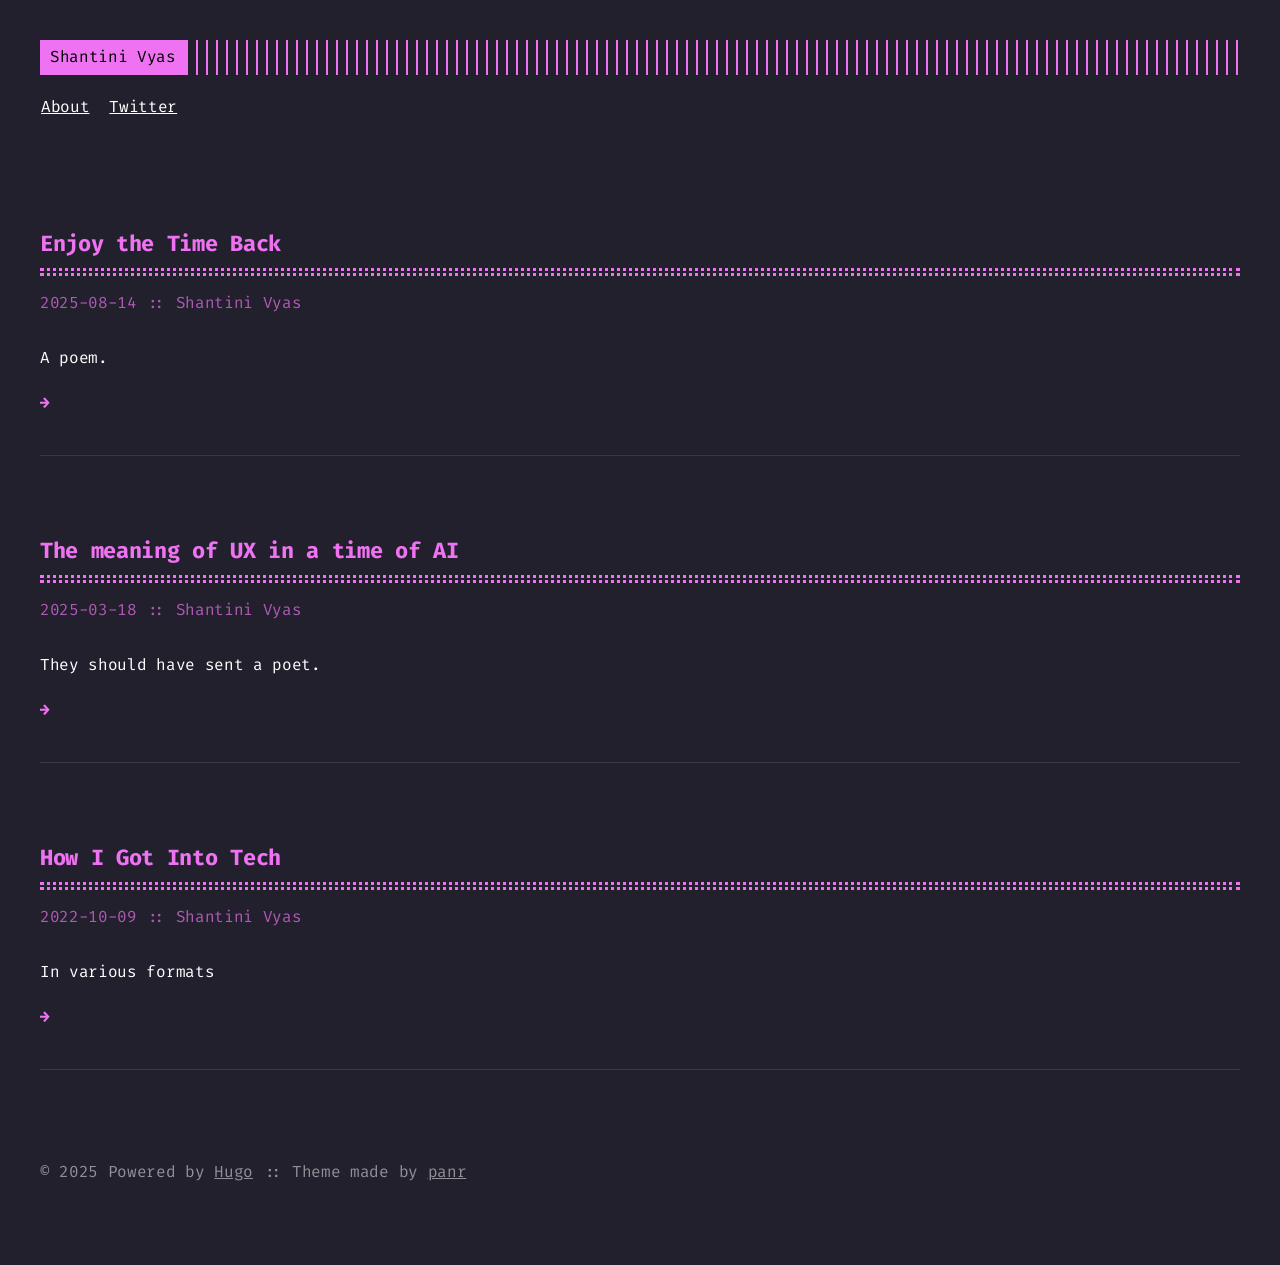
<file: index.html>
<!doctype html><html lang=en><head><meta name=generator content="Hugo 0.148.2"><title>Shantini Vyas</title><meta charset=utf-8><meta name=viewport content="width=device-width,initial-scale=1"><meta name=description content><meta name=keywords content><meta name=robots content="noodp"><link rel=canonical href=https://pershanti.github.io/><link rel=stylesheet href=https://pershanti.github.io/assets/style.css><link rel=stylesheet href=https://pershanti.github.io/assets/pink.css><link rel=apple-touch-icon href=https://pershanti.github.io/img/apple-touch-icon-192x192.png><link rel="shortcut icon" href=https://pershanti.github.io/img/favicon/pink.png><meta name=twitter:card content="summary"><meta name=twitter:site content><meta name=twitter:creator content="shantinix"><meta property="og:locale" content="en"><meta property="og:type" content="website"><meta property="og:title" content="Shantini Vyas"><meta property="og:description" content><meta property="og:url" content="https://pershanti.github.io/"><meta property="og:site_name" content="Shantini Vyas"><meta property="og:image" content="https://pershanti.github.io/img/favicon/pink.png"><meta property="og:image:width" content="2048"><meta property="og:image:height" content="1024"><link href=/index.xml rel=alternate type=application/rss+xml title="Shantini Vyas"></head><body class=pink><div class="container full headings--one-size"><header class=header><div class=header__inner><div class=header__logo><a href=/><div class=logo>Shantini Vyas</div></a></div><div class=menu-trigger>menu</div></div><nav class=menu><ul class="menu__inner menu__inner--desktop"><li><a href=/about>About</a></li><li><a href=http://www.twitter.com/shantinix>Twitter</a></li></ul><ul class="menu__inner menu__inner--mobile"><li><a href=/about>About</a></li><li><a href=http://www.twitter.com/shantinix>Twitter</a></li></ul></nav></header><div class=content><div class=posts><div class="post on-list"><h1 class=post-title><a href=https://pershanti.github.io/posts/timeback/>Enjoy the Time Back</a></h1><div class=post-meta><span class=post-date>2025-08-14
</span><span class=post-author>:: Shantini Vyas</span></div><div class=post-content>A poem.</div><div><a class="read-more button" href=/posts/timeback/>→</a></div></div><div class="post on-list"><h1 class=post-title><a href=https://pershanti.github.io/posts/user-experience/>The meaning of UX in a time of AI</a></h1><div class=post-meta><span class=post-date>2025-03-18
</span><span class=post-author>:: Shantini Vyas</span></div><div class=post-content>They should have sent a poet.</div><div><a class="read-more button" href=/posts/user-experience/>→</a></div></div><div class="post on-list"><h1 class=post-title><a href=https://pershanti.github.io/posts/how-i-got-into-tech/>How I Got Into Tech</a></h1><div class=post-meta><span class=post-date>2022-10-09
</span><span class=post-author>:: Shantini Vyas</span></div><div class=post-content>In various formats</div><div><a class="read-more button" href=/posts/how-i-got-into-tech/>→</a></div></div><div class=pagination><div class=pagination__buttons></div></div></div></div><footer class=footer><div class=footer__inner><div class=copyright><span>© 2025 Powered by <a href=http://gohugo.io>Hugo</a></span>
<span>:: Theme made by <a href=https://twitter.com/panr>panr</a></span></div></div></footer><script src=https://pershanti.github.io/assets/main.js></script><script src=https://pershanti.github.io/assets/prism.js></script></div></body></html>
</file>
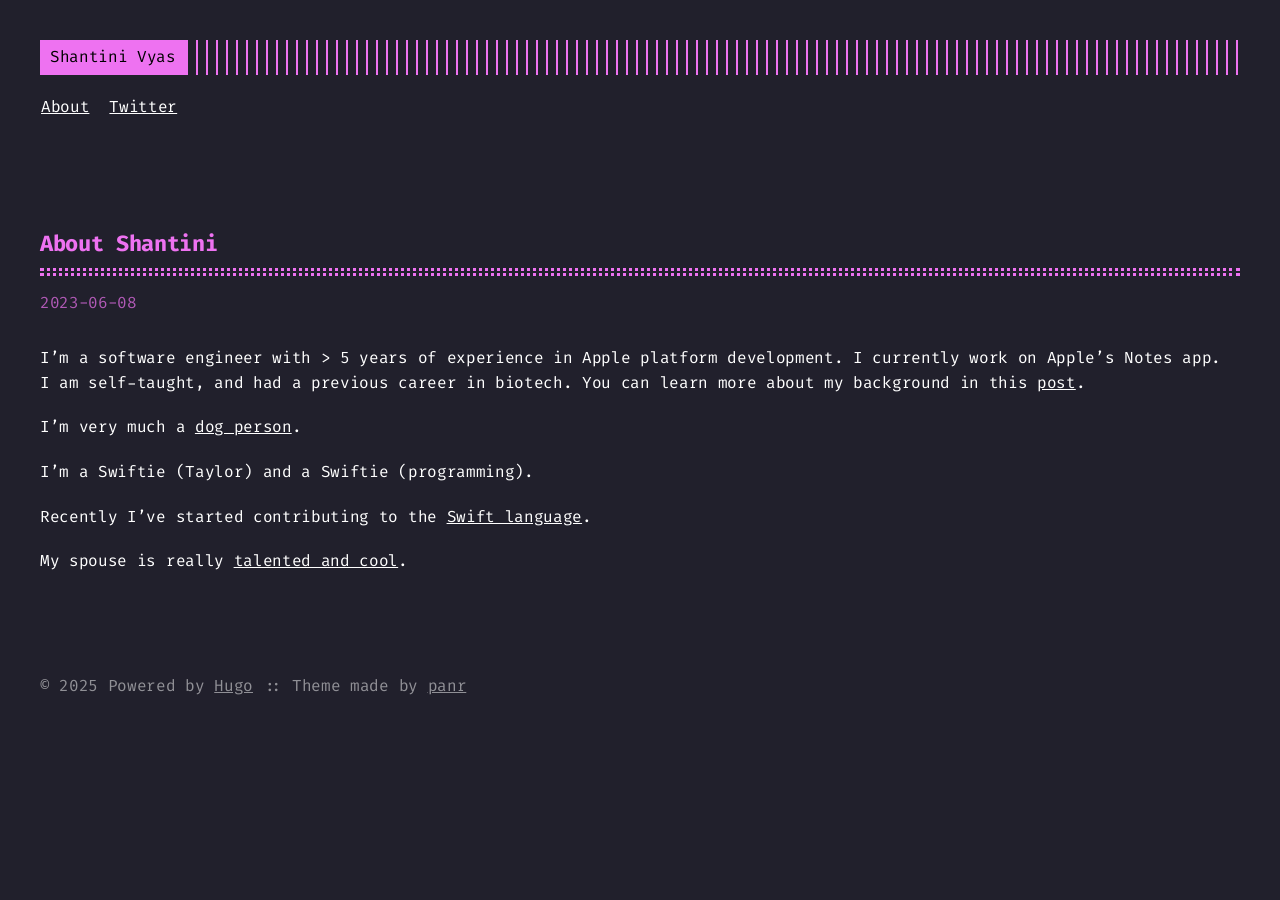
<file: about/index.html>
<!doctype html><html lang=en><head><title>About Shantini :: Shantini Vyas</title><meta charset=utf-8><meta name=viewport content="width=device-width,initial-scale=1"><meta name=description content="I&rsquo;m a software engineer with > 5 years of experience in Apple platform development. I currently work on Apple&rsquo;s Notes app. I am self-taught, and had a previous career in biotech. You can learn more about my background in this post.
I&rsquo;m very much a dog person.
I’m a Swiftie (Taylor) and a Swiftie (programming).
Recently I&rsquo;ve started contributing to the Swift language.
My spouse is really talented and cool.
"><meta name=keywords content><meta name=robots content="noodp"><link rel=canonical href=https://pershanti.github.io/about/><link rel=stylesheet href=https://pershanti.github.io/assets/style.css><link rel=stylesheet href=https://pershanti.github.io/assets/pink.css><link rel=apple-touch-icon href=https://pershanti.github.io/img/apple-touch-icon-192x192.png><link rel="shortcut icon" href=https://pershanti.github.io/img/favicon/pink.png><meta name=twitter:card content="summary"><meta name=twitter:site content><meta name=twitter:creator content><meta property="og:locale" content="en"><meta property="og:type" content="article"><meta property="og:title" content="About Shantini"><meta property="og:description" content="I&rsquo;m a software engineer with > 5 years of experience in Apple platform development. I currently work on Apple&rsquo;s Notes app. I am self-taught, and had a previous career in biotech. You can learn more about my background in this post.
I&rsquo;m very much a dog person.
I’m a Swiftie (Taylor) and a Swiftie (programming).
Recently I&rsquo;ve started contributing to the Swift language.
My spouse is really talented and cool.
"><meta property="og:url" content="https://pershanti.github.io/about/"><meta property="og:site_name" content="Shantini Vyas"><meta property="og:image" content="https://pershanti.github.io/img/favicon/pink.png"><meta property="og:image:width" content="2048"><meta property="og:image:height" content="1024"><meta property="article:published_time" content="2023-06-08 00:00:00 +0000 UTC"></head><body class=pink><div class="container full headings--one-size"><header class=header><div class=header__inner><div class=header__logo><a href=/><div class=logo>Shantini Vyas</div></a></div><div class=menu-trigger>menu</div></div><nav class=menu><ul class="menu__inner menu__inner--desktop"><li><a href=/about>About</a></li><li><a href=http://www.twitter.com/shantinix>Twitter</a></li></ul><ul class="menu__inner menu__inner--mobile"><li><a href=/about>About</a></li><li><a href=http://www.twitter.com/shantinix>Twitter</a></li></ul></nav></header><div class=content><div class=post><h1 class=post-title><a href=https://pershanti.github.io/about/>About Shantini</a></h1><div class=post-meta><span class=post-date>2023-06-08</span></div><div class=post-content><div><p>I&rsquo;m a software engineer with > 5 years of experience in Apple platform development.
I currently work on Apple&rsquo;s Notes app.
I am self-taught, and had a previous career in biotech.
You can learn more about my background in this <a href=/posts/how-i-got-into-tech/>post</a>.</p><p>I&rsquo;m very much a <a href=http://instagram.com/pokeyTails>dog person</a>.</p><p>I’m a Swiftie (Taylor) and a Swiftie (programming).</p><p>Recently I&rsquo;ve started contributing to the <a href=https://forums.swift.org/t/pitch-add-equatable-and-hashable-conformance-to-string-views/60449>Swift language</a>.</p><p>My spouse is really <a href=http://smvyas.github.io>talented and cool</a>.</p></div></div></div></div><footer class=footer><div class=footer__inner><div class=copyright><span>© 2025 Powered by <a href=http://gohugo.io>Hugo</a></span>
<span>:: Theme made by <a href=https://twitter.com/panr>panr</a></span></div></div></footer><script src=https://pershanti.github.io/assets/main.js></script><script src=https://pershanti.github.io/assets/prism.js></script></div></body></html>
</file>
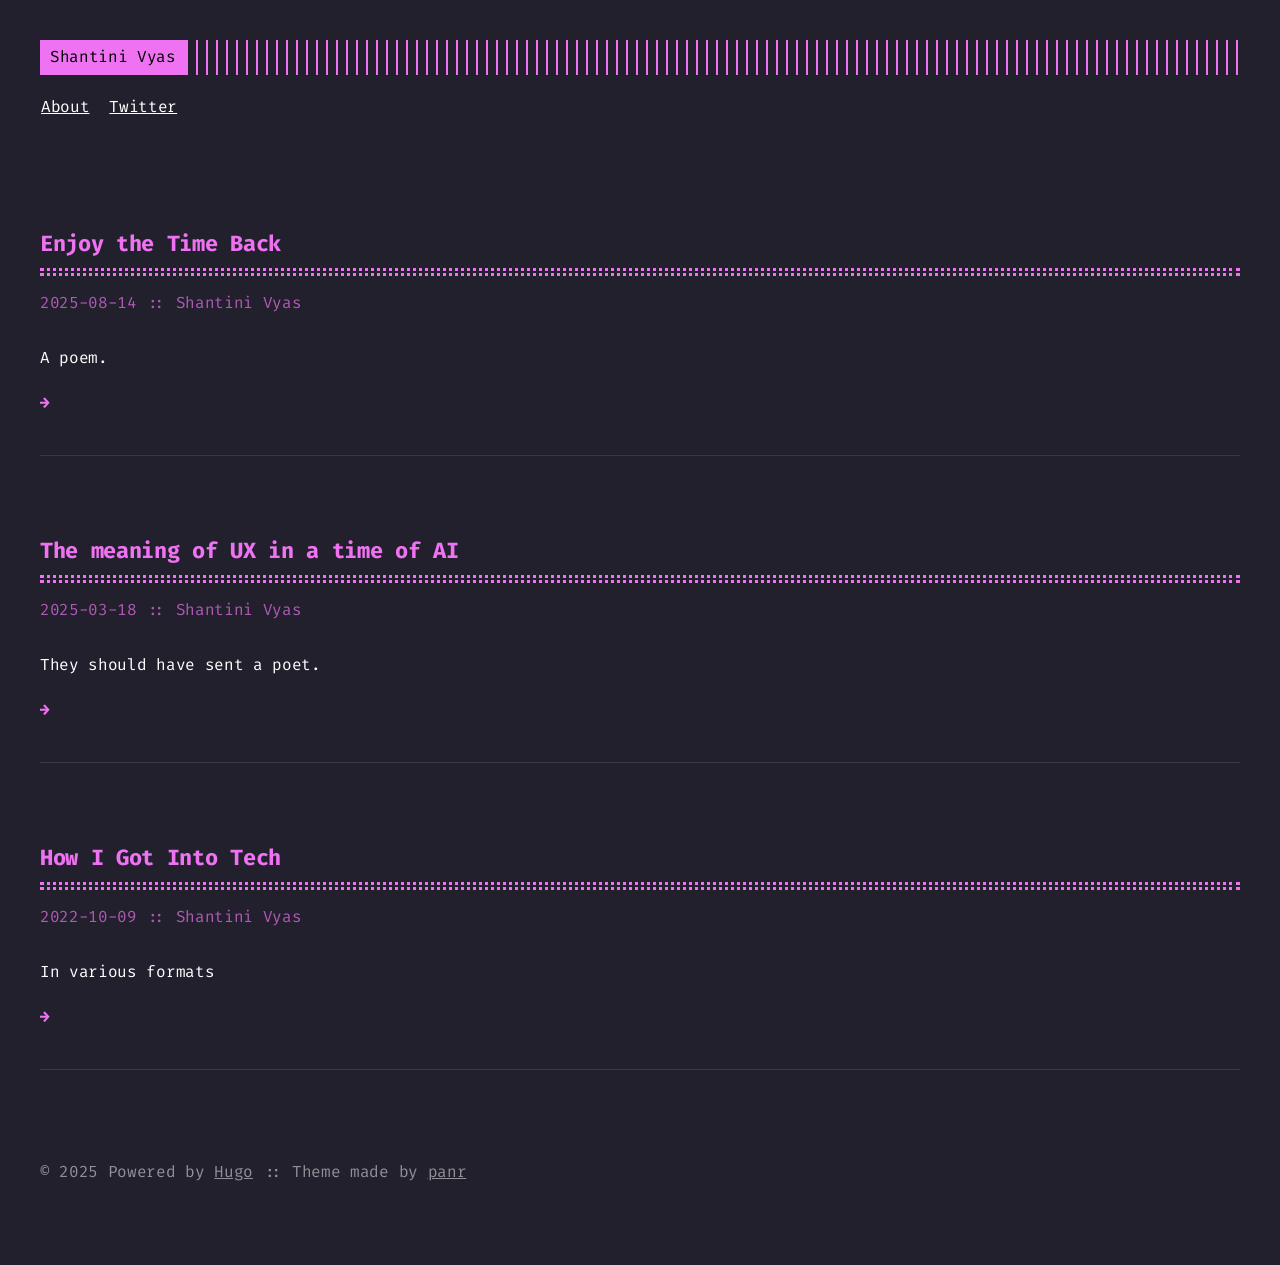
<file: posts/index.html>
<!doctype html><html lang=en><head><title>Posts :: Shantini Vyas</title><meta charset=utf-8><meta name=viewport content="width=device-width,initial-scale=1"><meta name=description content><meta name=keywords content><meta name=robots content="noodp"><link rel=canonical href=https://pershanti.github.io/posts/><link rel=stylesheet href=https://pershanti.github.io/assets/style.css><link rel=stylesheet href=https://pershanti.github.io/assets/pink.css><link rel=apple-touch-icon href=https://pershanti.github.io/img/apple-touch-icon-192x192.png><link rel="shortcut icon" href=https://pershanti.github.io/img/favicon/pink.png><meta name=twitter:card content="summary"><meta name=twitter:site content><meta name=twitter:creator content><meta property="og:locale" content="en"><meta property="og:type" content="website"><meta property="og:title" content="Posts"><meta property="og:description" content><meta property="og:url" content="https://pershanti.github.io/posts/"><meta property="og:site_name" content="Shantini Vyas"><meta property="og:image" content="https://pershanti.github.io/img/favicon/pink.png"><meta property="og:image:width" content="2048"><meta property="og:image:height" content="1024"><link href=/posts/index.xml rel=alternate type=application/rss+xml title="Shantini Vyas"></head><body class=pink><div class="container full headings--one-size"><header class=header><div class=header__inner><div class=header__logo><a href=/><div class=logo>Shantini Vyas</div></a></div><div class=menu-trigger>menu</div></div><nav class=menu><ul class="menu__inner menu__inner--desktop"><li><a href=/about>About</a></li><li><a href=http://www.twitter.com/shantinix>Twitter</a></li></ul><ul class="menu__inner menu__inner--mobile"><li><a href=/about>About</a></li><li><a href=http://www.twitter.com/shantinix>Twitter</a></li></ul></nav></header><div class=content><div class=posts><div class="post on-list"><h1 class=post-title><a href=https://pershanti.github.io/posts/timeback/>Enjoy the Time Back</a></h1><div class=post-meta><span class=post-date>2025-08-14
</span><span class=post-author>:: Shantini Vyas</span></div><div class=post-content>A poem.</div><div><a class="read-more button" href=/posts/timeback/>→</a></div></div><div class="post on-list"><h1 class=post-title><a href=https://pershanti.github.io/posts/user-experience/>The meaning of UX in a time of AI</a></h1><div class=post-meta><span class=post-date>2025-03-18
</span><span class=post-author>:: Shantini Vyas</span></div><div class=post-content>They should have sent a poet.</div><div><a class="read-more button" href=/posts/user-experience/>→</a></div></div><div class="post on-list"><h1 class=post-title><a href=https://pershanti.github.io/posts/how-i-got-into-tech/>How I Got Into Tech</a></h1><div class=post-meta><span class=post-date>2022-10-09
</span><span class=post-author>:: Shantini Vyas</span></div><div class=post-content>In various formats</div><div><a class="read-more button" href=/posts/how-i-got-into-tech/>→</a></div></div><div class=pagination><div class=pagination__buttons></div></div></div></div><footer class=footer><div class=footer__inner><div class=copyright><span>© 2025 Powered by <a href=http://gohugo.io>Hugo</a></span>
<span>:: Theme made by <a href=https://twitter.com/panr>panr</a></span></div></div></footer><script src=https://pershanti.github.io/assets/main.js></script><script src=https://pershanti.github.io/assets/prism.js></script></div></body></html>
</file>
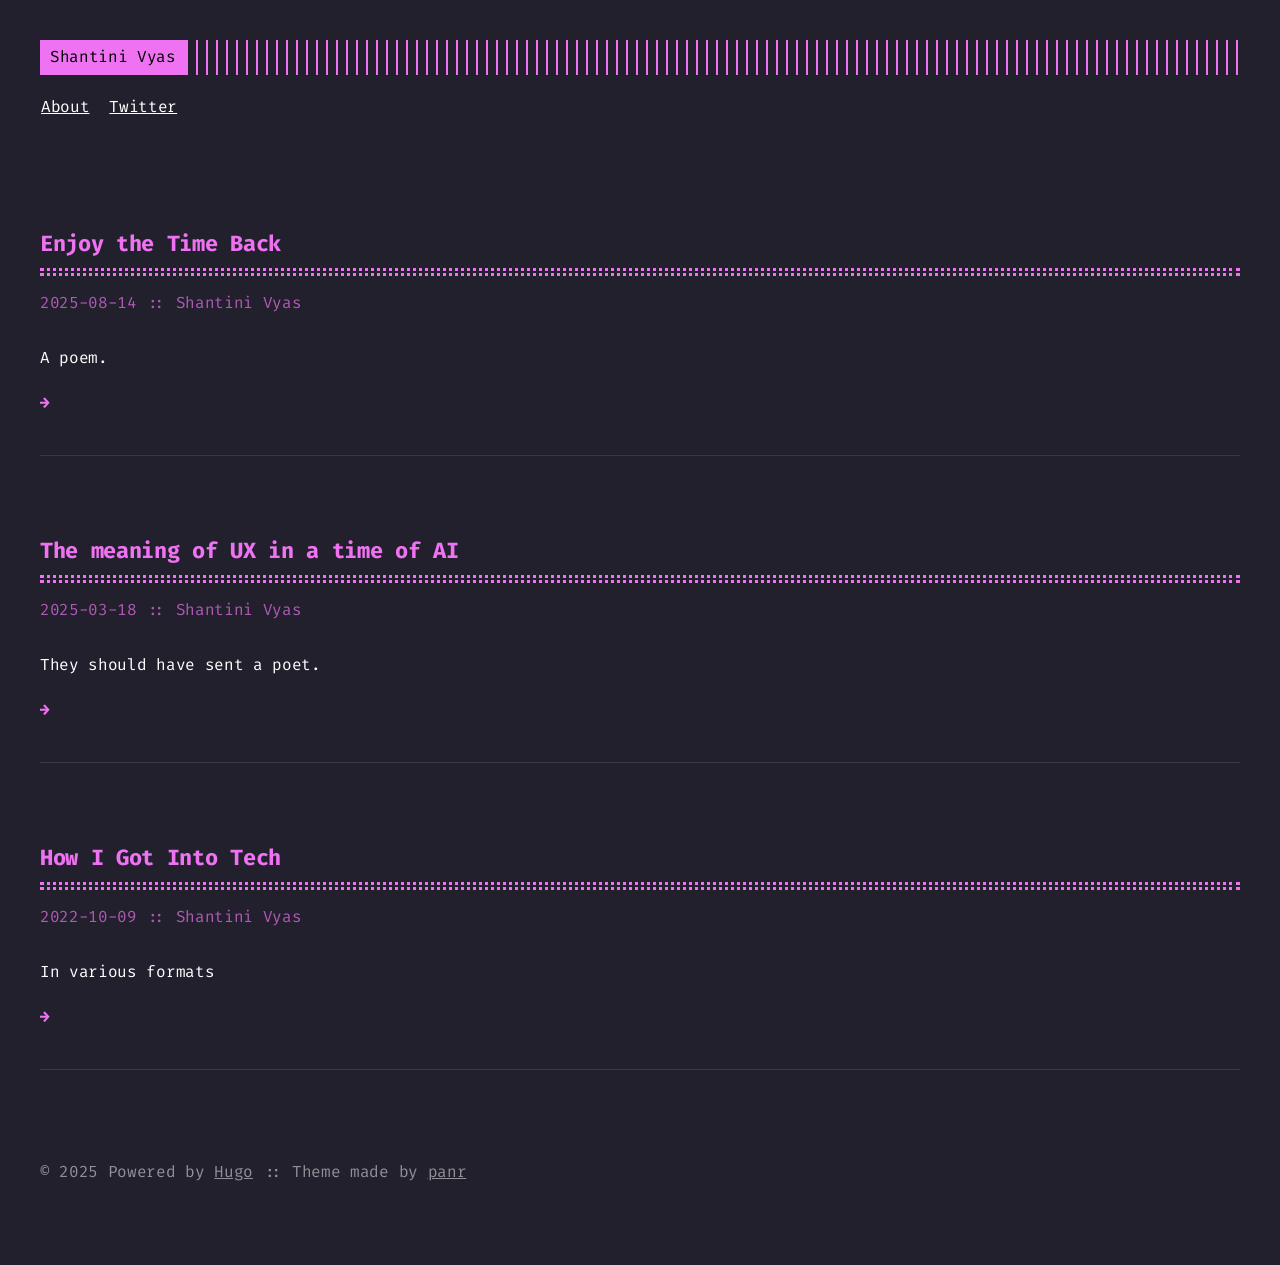
<file: page/1/index.html>
<!doctype html><html lang=en><head><title>https://pershanti.github.io/</title><link rel=canonical href=https://pershanti.github.io/><meta name=robots content="noindex"><meta charset=utf-8><meta http-equiv=refresh content="0; url=https://pershanti.github.io/"></head></html>
</file>
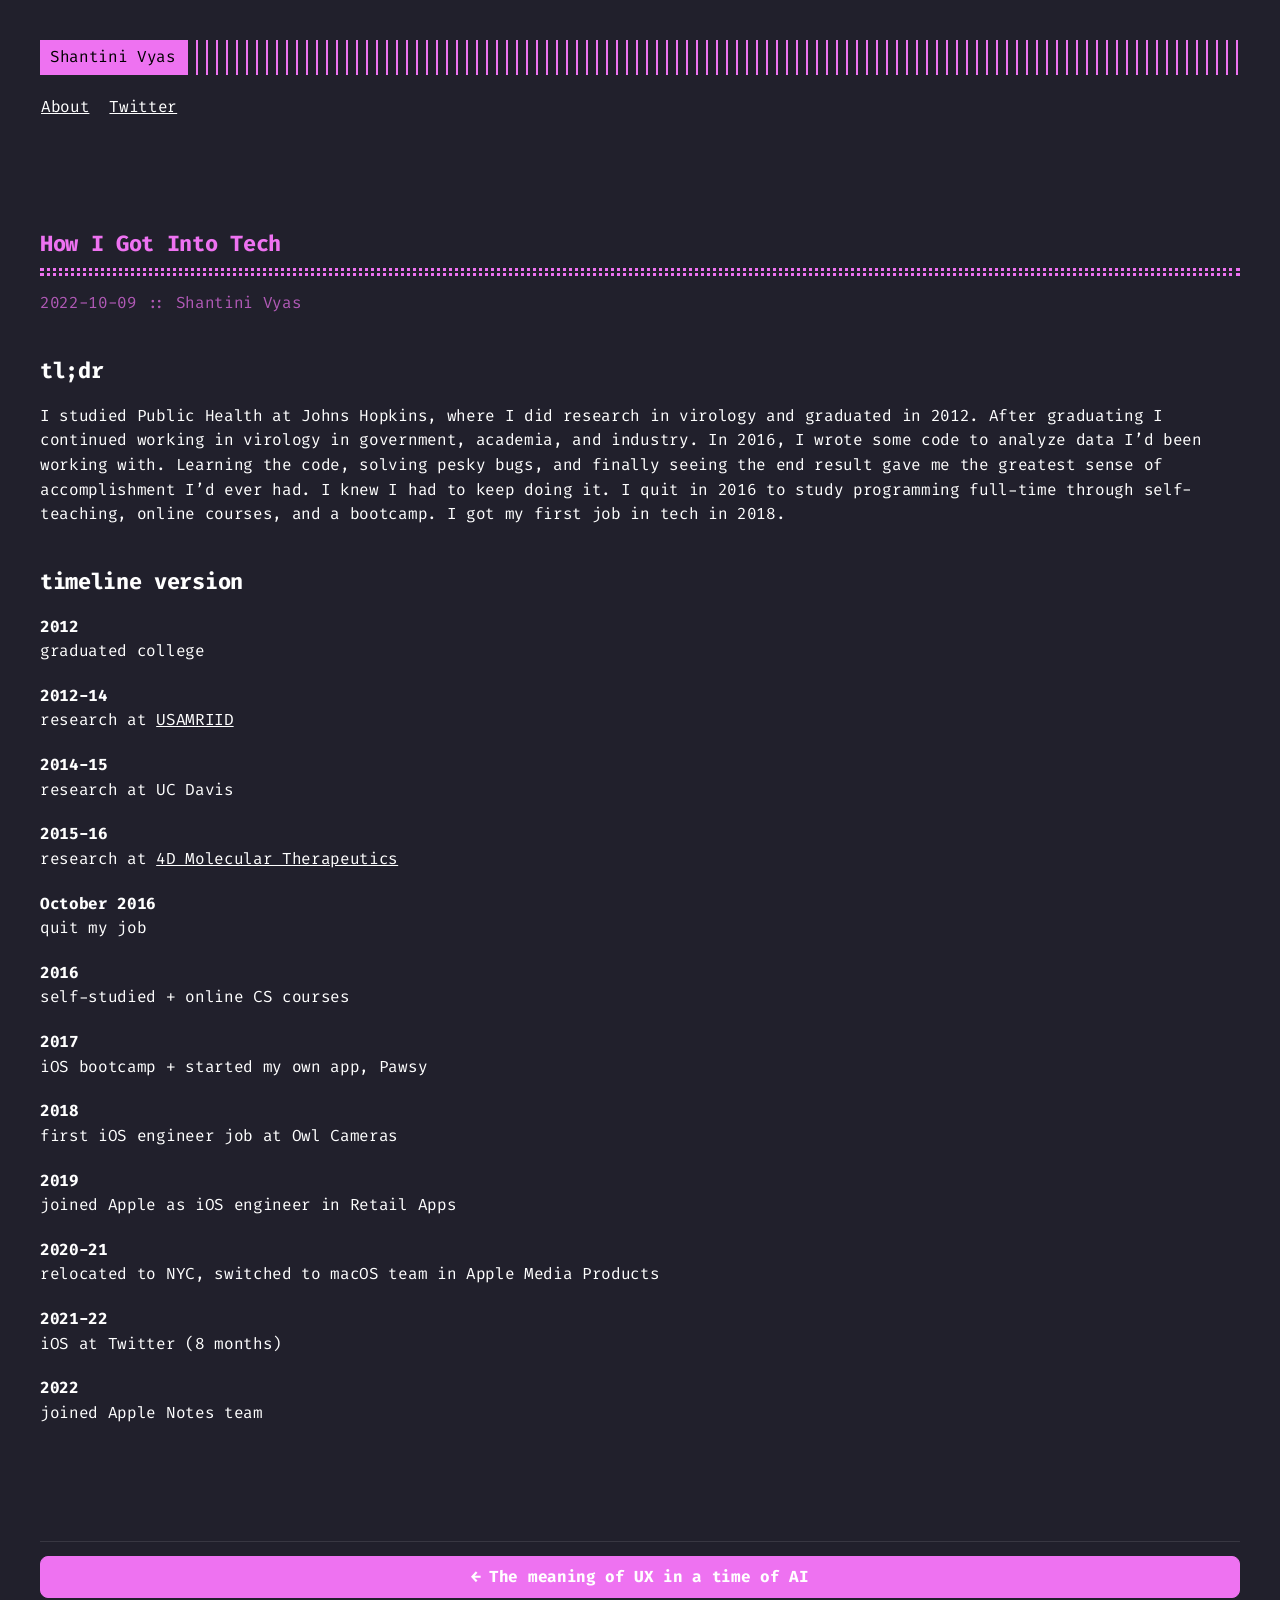
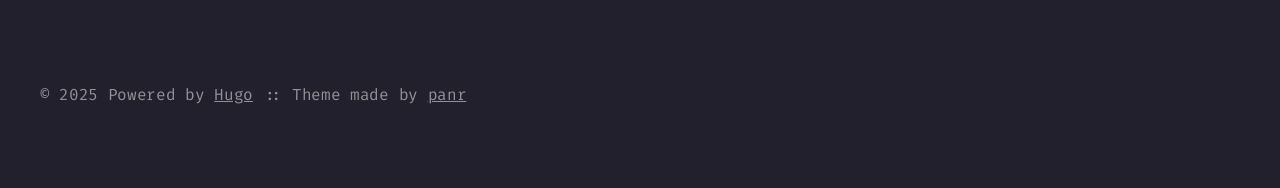
<file: posts/how-i-got-into-tech/index.html>
<!doctype html><html lang=en><head><title>How I Got Into Tech :: Shantini Vyas</title><meta charset=utf-8><meta name=viewport content="width=device-width,initial-scale=1"><meta name=description content="In various formats"><meta name=keywords content><meta name=robots content="noodp"><link rel=canonical href=https://pershanti.github.io/posts/how-i-got-into-tech/><link rel=stylesheet href=https://pershanti.github.io/assets/style.css><link rel=stylesheet href=https://pershanti.github.io/assets/pink.css><link rel=apple-touch-icon href=https://pershanti.github.io/img/apple-touch-icon-192x192.png><link rel="shortcut icon" href=https://pershanti.github.io/img/favicon/pink.png><meta name=twitter:card content="summary"><meta name=twitter:site content><meta name=twitter:creator content="Shantini Vyas"><meta property="og:locale" content="en"><meta property="og:type" content="article"><meta property="og:title" content="How I Got Into Tech"><meta property="og:description" content="In various formats"><meta property="og:url" content="https://pershanti.github.io/posts/how-i-got-into-tech/"><meta property="og:site_name" content="Shantini Vyas"><meta property="og:image" content="https://pershanti.github.io/"><meta property="og:image:width" content="2048"><meta property="og:image:height" content="1024"><meta property="article:published_time" content="2022-10-09 22:29:57 -0400 -0400"></head><body class=pink><div class="container full headings--one-size"><header class=header><div class=header__inner><div class=header__logo><a href=/><div class=logo>Shantini Vyas</div></a></div><div class=menu-trigger>menu</div></div><nav class=menu><ul class="menu__inner menu__inner--desktop"><li><a href=/about>About</a></li><li><a href=http://www.twitter.com/shantinix>Twitter</a></li></ul><ul class="menu__inner menu__inner--mobile"><li><a href=/about>About</a></li><li><a href=http://www.twitter.com/shantinix>Twitter</a></li></ul></nav></header><div class=content><div class=post><h1 class=post-title><a href=https://pershanti.github.io/posts/how-i-got-into-tech/>How I Got Into Tech</a></h1><div class=post-meta><span class=post-date>2022-10-09
</span><span class=post-author>:: Shantini Vyas</span></div><div class=post-content><div><h2 id=tldr>tl;dr<a href=#tldr class=hanchor arialabel=Anchor>&#8983;</a></h2><p>I studied Public Health at Johns Hopkins, where I did research in virology and graduated in 2012. After graduating I continued working in virology in government, academia, and industry. In 2016, I wrote some code to analyze data I&rsquo;d been working with. Learning the code, solving pesky bugs, and finally seeing the end result gave me the greatest sense of accomplishment I&rsquo;d ever had. I knew I had to keep doing it. I quit in 2016 to study programming full-time through self-teaching, online courses, and a bootcamp. I got my first job in tech in 2018.</p><h2 id=timeline-version>timeline version<a href=#timeline-version class=hanchor arialabel=Anchor>&#8983;</a></h2><p><strong>2012</strong><br>graduated college</p><p><strong>2012-14</strong><br>research at <a href=https://en.wikipedia.org/wiki/United_States_Army_Medical_Research_Institute_of_Infectious_Diseases>USAMRIID</a></p><p><strong>2014-15</strong><br>research at UC Davis</p><p><strong>2015-16</strong><br>research at <a href=https://4dmoleculartherapeutics.com>4D Molecular Therapeutics</a></p><p><strong>October 2016</strong><br>quit my job</p><p><strong>2016</strong><br>self-studied + online CS courses</p><p><strong>2017</strong><br>iOS bootcamp + started my own app, Pawsy</p><p><strong>2018</strong><br>first iOS engineer job at Owl Cameras</p><p><strong>2019</strong><br>joined Apple as iOS engineer in Retail Apps</p><p><strong>2020-21</strong><br>relocated to NYC, switched to macOS team in Apple Media Products</p><p><strong>2021-22</strong><br>iOS at Twitter (8 months)</p><p><strong>2022</strong><br>joined Apple Notes team</p></div></div><div class=pagination><div class=pagination__title><span class=pagination__title-h></span><hr></div><div class=pagination__buttons><span class="button previous"><a href=https://pershanti.github.io/posts/user-experience/><span class=button__icon>←</span>
<span class=button__text>The meaning of UX in a time of AI</span></a></span></div></div></div></div><footer class=footer><div class=footer__inner><div class=copyright><span>© 2025 Powered by <a href=http://gohugo.io>Hugo</a></span>
<span>:: Theme made by <a href=https://twitter.com/panr>panr</a></span></div></div></footer><script src=https://pershanti.github.io/assets/main.js></script><script src=https://pershanti.github.io/assets/prism.js></script></div></body></html>
</file>
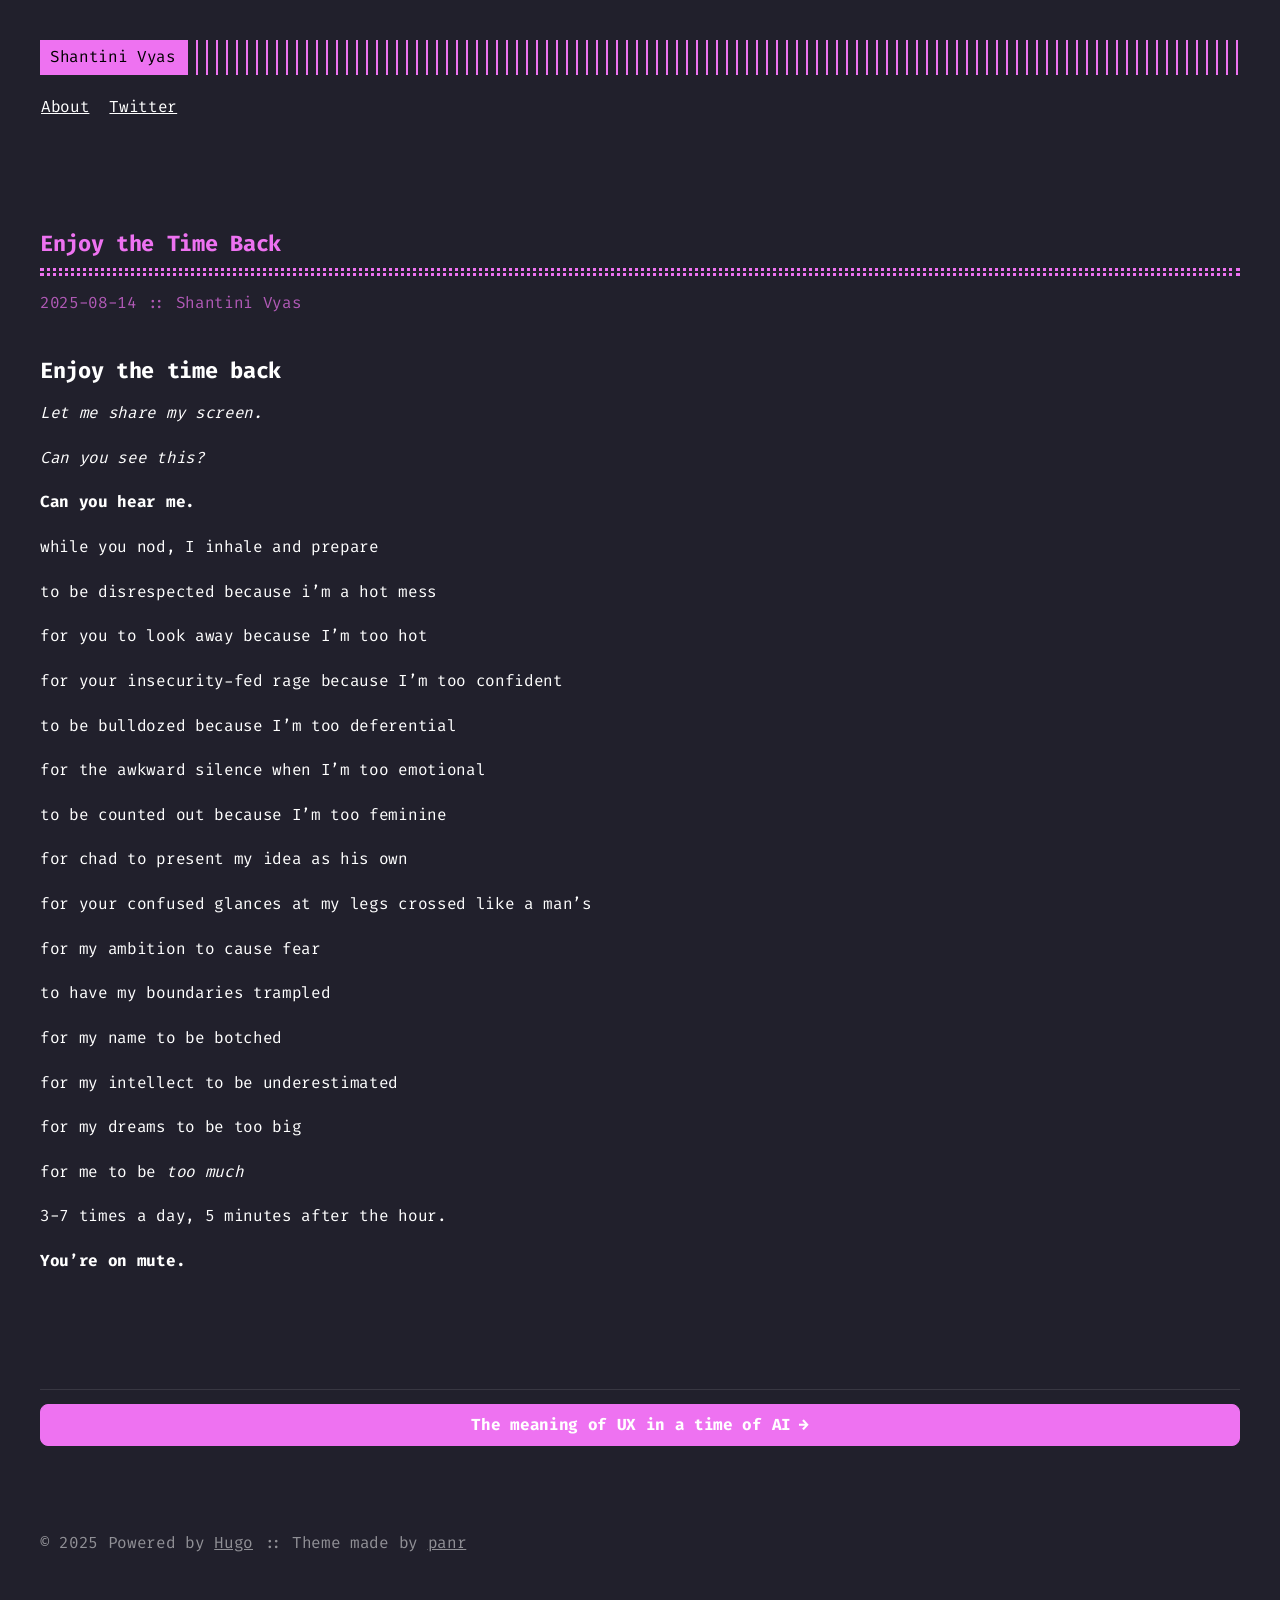
<file: posts/timeback/index.html>
<!doctype html><html lang=en><head><title>Enjoy the Time Back :: Shantini Vyas</title><meta charset=utf-8><meta name=viewport content="width=device-width,initial-scale=1"><meta name=description content="A poem."><meta name=keywords content><meta name=robots content="noodp"><link rel=canonical href=https://pershanti.github.io/posts/timeback/><link rel=stylesheet href=https://pershanti.github.io/assets/style.css><link rel=stylesheet href=https://pershanti.github.io/assets/pink.css><link rel=apple-touch-icon href=https://pershanti.github.io/img/apple-touch-icon-192x192.png><link rel="shortcut icon" href=https://pershanti.github.io/img/favicon/pink.png><meta name=twitter:card content="summary"><meta name=twitter:site content><meta name=twitter:creator content="Shantini Vyas"><meta property="og:locale" content="en"><meta property="og:type" content="article"><meta property="og:title" content="Enjoy the Time Back"><meta property="og:description" content="A poem."><meta property="og:url" content="https://pershanti.github.io/posts/timeback/"><meta property="og:site_name" content="Shantini Vyas"><meta property="og:image" content="https://pershanti.github.io/"><meta property="og:image:width" content="2048"><meta property="og:image:height" content="1024"><meta property="article:published_time" content="2025-08-14 22:44:57 -0400 -0400"></head><body class=pink><div class="container full headings--one-size"><header class=header><div class=header__inner><div class=header__logo><a href=/><div class=logo>Shantini Vyas</div></a></div><div class=menu-trigger>menu</div></div><nav class=menu><ul class="menu__inner menu__inner--desktop"><li><a href=/about>About</a></li><li><a href=http://www.twitter.com/shantinix>Twitter</a></li></ul><ul class="menu__inner menu__inner--mobile"><li><a href=/about>About</a></li><li><a href=http://www.twitter.com/shantinix>Twitter</a></li></ul></nav></header><div class=content><div class=post><h1 class=post-title><a href=https://pershanti.github.io/posts/timeback/>Enjoy the Time Back</a></h1><div class=post-meta><span class=post-date>2025-08-14
</span><span class=post-author>:: Shantini Vyas</span></div><div class=post-content><div><h1 id=enjoy-the-time-back>Enjoy the time back<a href=#enjoy-the-time-back class=hanchor arialabel=Anchor>&#8983;</a></h1><p><em>Let me share my screen.</em></p><p><em>Can you see this?</em></p><p><strong>Can you hear me.</strong></p><p>while you nod, I inhale and prepare</p><p>to be disrespected because i’m a hot mess</p><p>for you to look away because I’m too hot</p><p>for your insecurity-fed rage because I’m too confident</p><p>to be bulldozed because I’m too deferential</p><p>for the awkward silence when I’m too emotional</p><p>to be counted out because I’m too feminine</p><p>for chad to present my idea as his own</p><p>for your confused glances at my legs crossed like a man&rsquo;s</p><p>for my ambition to cause fear</p><p>to have my boundaries trampled</p><p>for my name to be botched</p><p>for my intellect to be underestimated</p><p>for my dreams to be too big</p><p>for me to be <em>too much</em></p><p>3-7 times a day, 5 minutes after the hour.</p><p><strong>You’re on mute.</strong></p></div></div><div class=pagination><div class=pagination__title><span class=pagination__title-h></span><hr></div><div class=pagination__buttons><span class="button next"><a href=https://pershanti.github.io/posts/user-experience/><span class=button__text>The meaning of UX in a time of AI</span>
<span class=button__icon>→</span></a></span></div></div></div></div><footer class=footer><div class=footer__inner><div class=copyright><span>© 2025 Powered by <a href=http://gohugo.io>Hugo</a></span>
<span>:: Theme made by <a href=https://twitter.com/panr>panr</a></span></div></div></footer><script src=https://pershanti.github.io/assets/main.js></script><script src=https://pershanti.github.io/assets/prism.js></script></div></body></html>
</file>
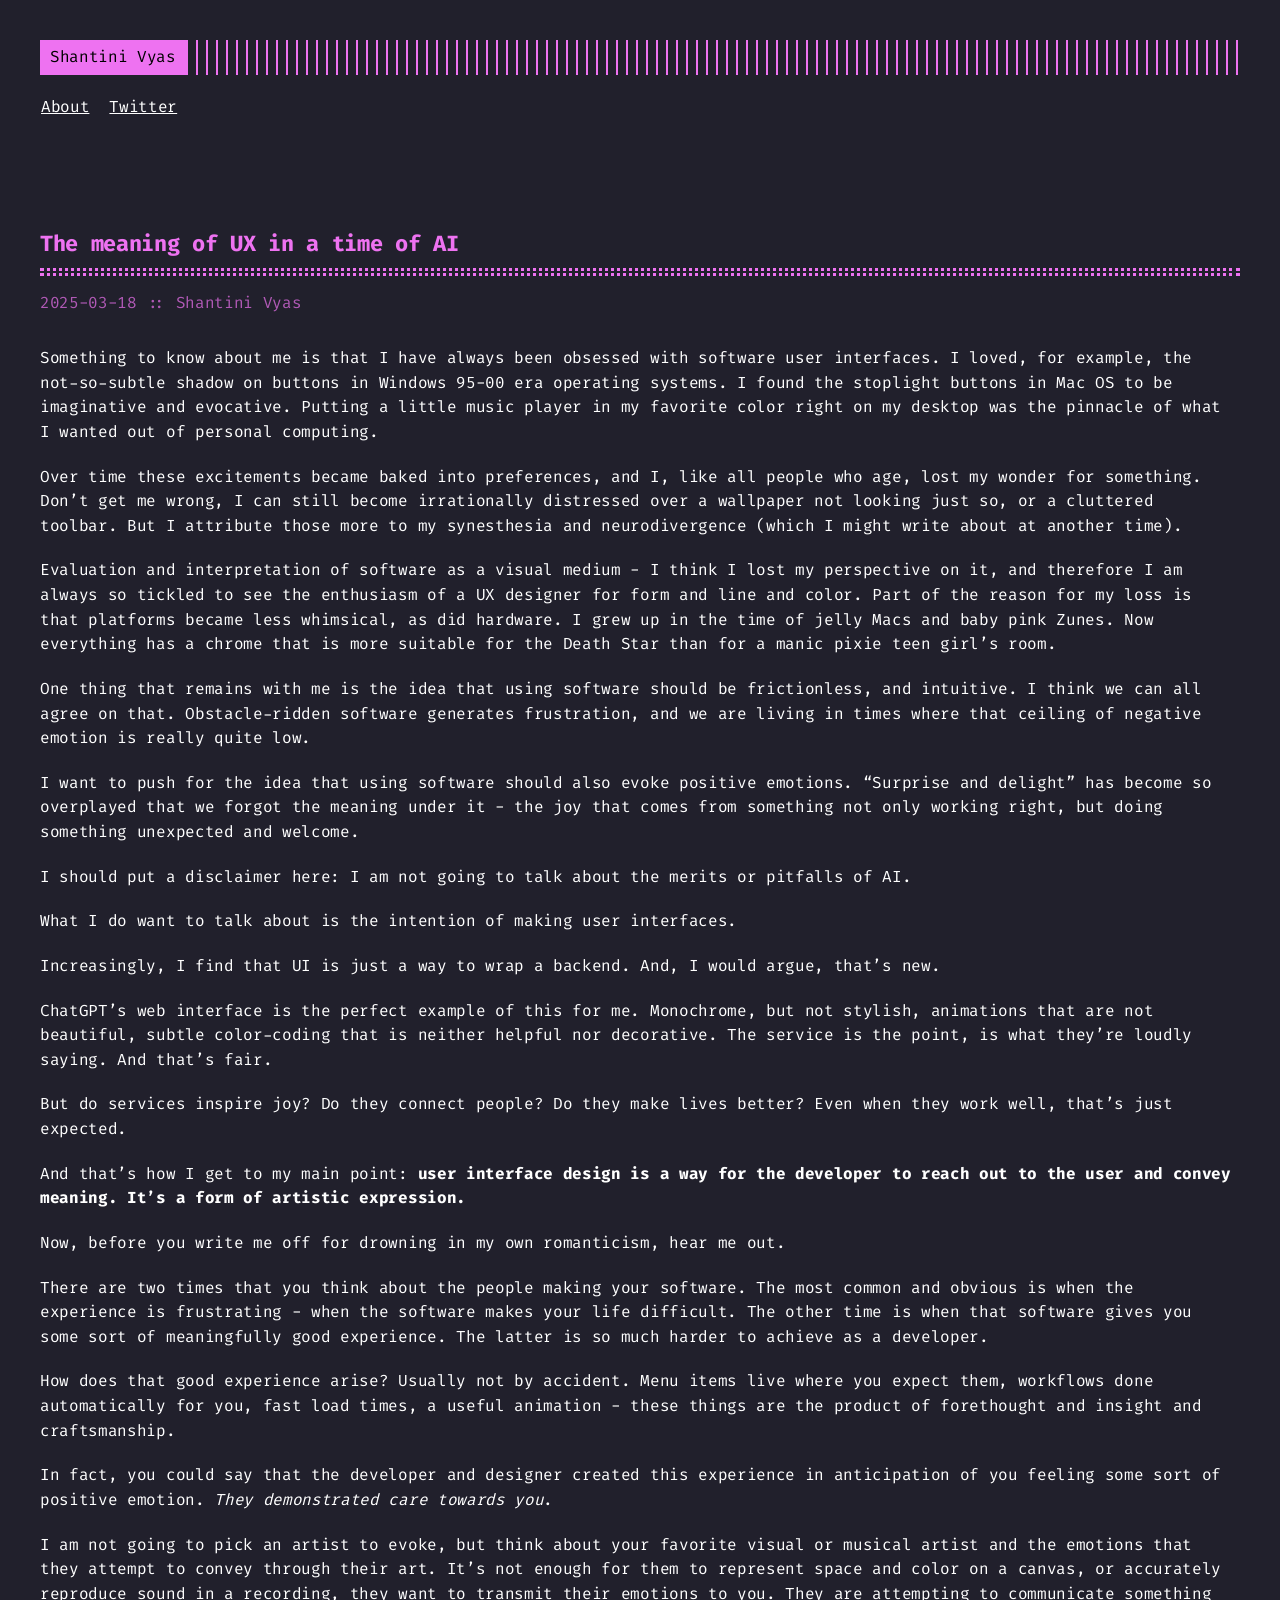
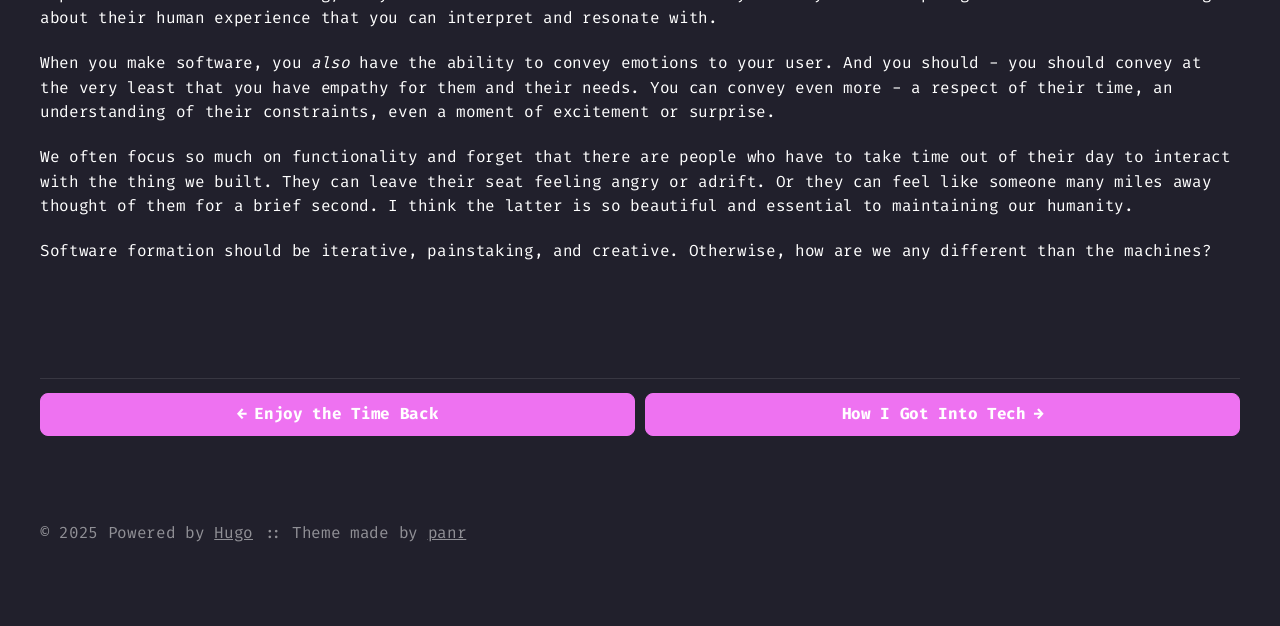
<file: posts/user-experience/index.html>
<!doctype html><html lang=en><head><title>The meaning of UX in a time of AI :: Shantini Vyas</title><meta charset=utf-8><meta name=viewport content="width=device-width,initial-scale=1"><meta name=description content="They should have sent a poet."><meta name=keywords content><meta name=robots content="noodp"><link rel=canonical href=https://pershanti.github.io/posts/user-experience/><link rel=stylesheet href=https://pershanti.github.io/assets/style.css><link rel=stylesheet href=https://pershanti.github.io/assets/pink.css><link rel=apple-touch-icon href=https://pershanti.github.io/img/apple-touch-icon-192x192.png><link rel="shortcut icon" href=https://pershanti.github.io/img/favicon/pink.png><meta name=twitter:card content="summary"><meta name=twitter:site content><meta name=twitter:creator content="Shantini Vyas"><meta property="og:locale" content="en"><meta property="og:type" content="article"><meta property="og:title" content="The meaning of UX in a time of AI"><meta property="og:description" content="They should have sent a poet."><meta property="og:url" content="https://pershanti.github.io/posts/user-experience/"><meta property="og:site_name" content="Shantini Vyas"><meta property="og:image" content="https://pershanti.github.io/"><meta property="og:image:width" content="2048"><meta property="og:image:height" content="1024"><meta property="article:published_time" content="2025-03-18 22:18:57 -0400 -0400"></head><body class=pink><div class="container full headings--one-size"><header class=header><div class=header__inner><div class=header__logo><a href=/><div class=logo>Shantini Vyas</div></a></div><div class=menu-trigger>menu</div></div><nav class=menu><ul class="menu__inner menu__inner--desktop"><li><a href=/about>About</a></li><li><a href=http://www.twitter.com/shantinix>Twitter</a></li></ul><ul class="menu__inner menu__inner--mobile"><li><a href=/about>About</a></li><li><a href=http://www.twitter.com/shantinix>Twitter</a></li></ul></nav></header><div class=content><div class=post><h1 class=post-title><a href=https://pershanti.github.io/posts/user-experience/>The meaning of UX in a time of AI</a></h1><div class=post-meta><span class=post-date>2025-03-18
</span><span class=post-author>:: Shantini Vyas</span></div><div class=post-content><div><p>Something to know about me is that I have always been obsessed with software user interfaces. I loved, for example, the not-so-subtle shadow on buttons in Windows 95-00 era operating systems. I found the stoplight buttons in Mac OS to be imaginative and evocative. Putting a little music player in my favorite color right on my desktop was the pinnacle of what I wanted out of personal computing.</p><p>Over time these excitements became baked into preferences, and I, like all people who age, lost my wonder for something. Don’t get me wrong, I can still become irrationally distressed over a wallpaper not looking just so, or a cluttered toolbar. But I attribute those more to my synesthesia and neurodivergence (which I might write about at another time).</p><p>Evaluation and interpretation of software as a visual medium - I think I lost my perspective on it, and therefore I am always so tickled to see the enthusiasm of a UX designer for form and line and color. Part of the reason for my loss is that platforms became less whimsical, as did hardware. I grew up in the time of jelly Macs and baby pink Zunes. Now everything has a chrome that is more suitable for the Death Star than for a manic pixie teen girl’s room.</p><p>One thing that remains with me is the idea that using software should be frictionless, and intuitive. I think we can all agree on that. Obstacle-ridden software generates frustration, and we are living in times where that ceiling of negative emotion is really quite low.</p><p>I want to push for the idea that using software should also evoke positive emotions. “Surprise and delight” has become so overplayed that we forgot the meaning under it - the joy that comes from something not only working right, but doing something unexpected and welcome.</p><p>I should put a disclaimer here: I am not going to talk about the merits or pitfalls of AI.</p><p>What I do want to talk about is the intention of making user interfaces.</p><p>Increasingly, I find that UI is just a way to wrap a backend. And, I would argue, that’s new.</p><p>ChatGPT’s web interface is the perfect example of this for me. Monochrome, but not stylish, animations that are not beautiful, subtle color-coding that is neither helpful nor decorative. The service is the point, is what they’re loudly saying. And that’s fair.</p><p>But do services inspire joy? Do they connect people? Do they make lives better? Even when they work well, that’s just expected.</p><p>And that’s how I get to my main point: <strong>user interface design is a way for the developer to reach out to the user and convey meaning. It’s a form of artistic expression.</strong></p><p>Now, before you write me off for drowning in my own romanticism, hear me out.</p><p>There are two times that you think about the people making your software. The most common and obvious is when the experience is frustrating - when the software makes your life difficult. The other time is when that software gives you some sort of meaningfully good experience. The latter is so much harder to achieve as a developer.</p><p>How does that good experience arise? Usually not by accident. Menu items live where you expect them, workflows done automatically for you, fast load times, a useful animation - these things are the product of forethought and insight and craftsmanship.</p><p>In fact, you could say that the developer and designer created this experience in anticipation of you feeling some sort of positive emotion. <em>They demonstrated care towards you</em>.</p><p>I am not going to pick an artist to evoke, but think about your favorite visual or musical artist and the emotions that they attempt to convey through their art. It’s not enough for them to represent space and color on a canvas, or accurately reproduce sound in a recording, they want to transmit their emotions to you. They are attempting to communicate something about their human experience that you can interpret and resonate with.</p><p>When you make software, you <em>also</em> have the ability to convey emotions to your user. And you should - you should convey at the very least that you have empathy for them and their needs. You can convey even more - a respect of their time, an understanding of their constraints, even a moment of excitement or surprise.</p><p>We often focus so much on functionality and forget that there are people who have to take time out of their day to interact with the thing we built. They can leave their seat feeling angry or adrift. Or they can feel like someone many miles away thought of them for a brief second. I think the latter is so beautiful and essential to maintaining our humanity.</p><p>Software formation should be iterative, painstaking, and creative. Otherwise, how are we any different than the machines?</p></div></div><div class=pagination><div class=pagination__title><span class=pagination__title-h></span><hr></div><div class=pagination__buttons><span class="button previous"><a href=https://pershanti.github.io/posts/timeback/><span class=button__icon>←</span>
<span class=button__text>Enjoy the Time Back</span>
</a></span><span class="button next"><a href=https://pershanti.github.io/posts/how-i-got-into-tech/><span class=button__text>How I Got Into Tech</span>
<span class=button__icon>→</span></a></span></div></div></div></div><footer class=footer><div class=footer__inner><div class=copyright><span>© 2025 Powered by <a href=http://gohugo.io>Hugo</a></span>
<span>:: Theme made by <a href=https://twitter.com/panr>panr</a></span></div></div></footer><script src=https://pershanti.github.io/assets/main.js></script><script src=https://pershanti.github.io/assets/prism.js></script></div></body></html>
</file>
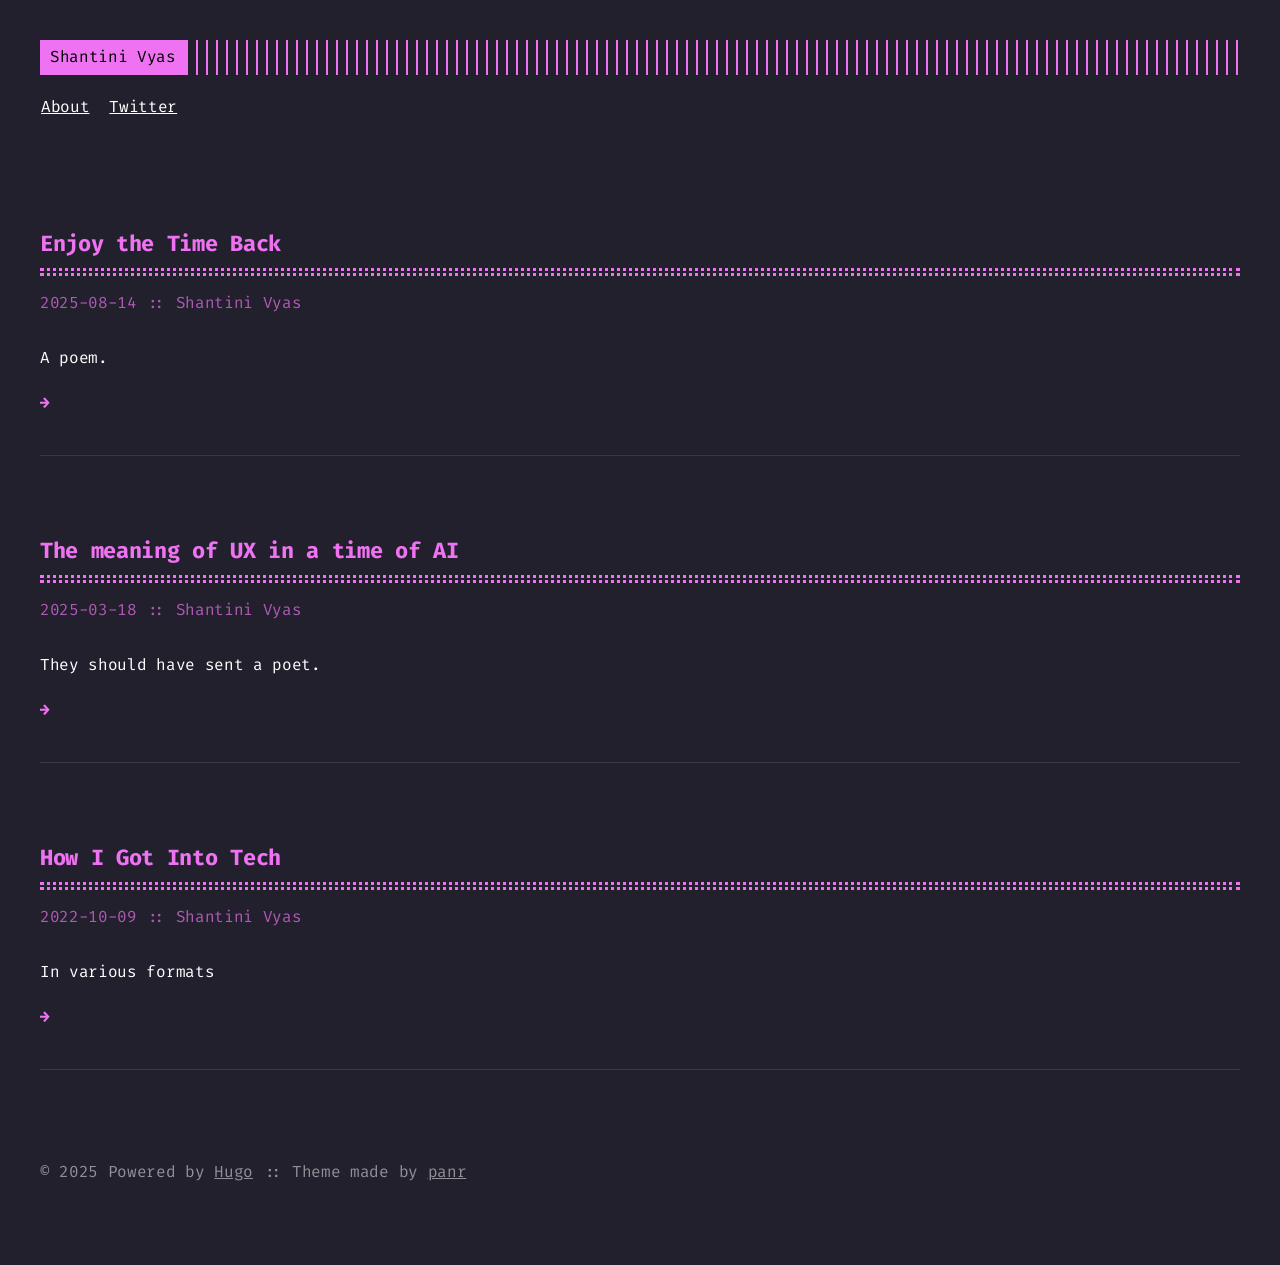
<file: posts/page/1/index.html>
<!doctype html><html lang=en><head><title>https://pershanti.github.io/posts/</title><link rel=canonical href=https://pershanti.github.io/posts/><meta name=robots content="noindex"><meta charset=utf-8><meta http-equiv=refresh content="0; url=https://pershanti.github.io/posts/"></head></html>
</file>
